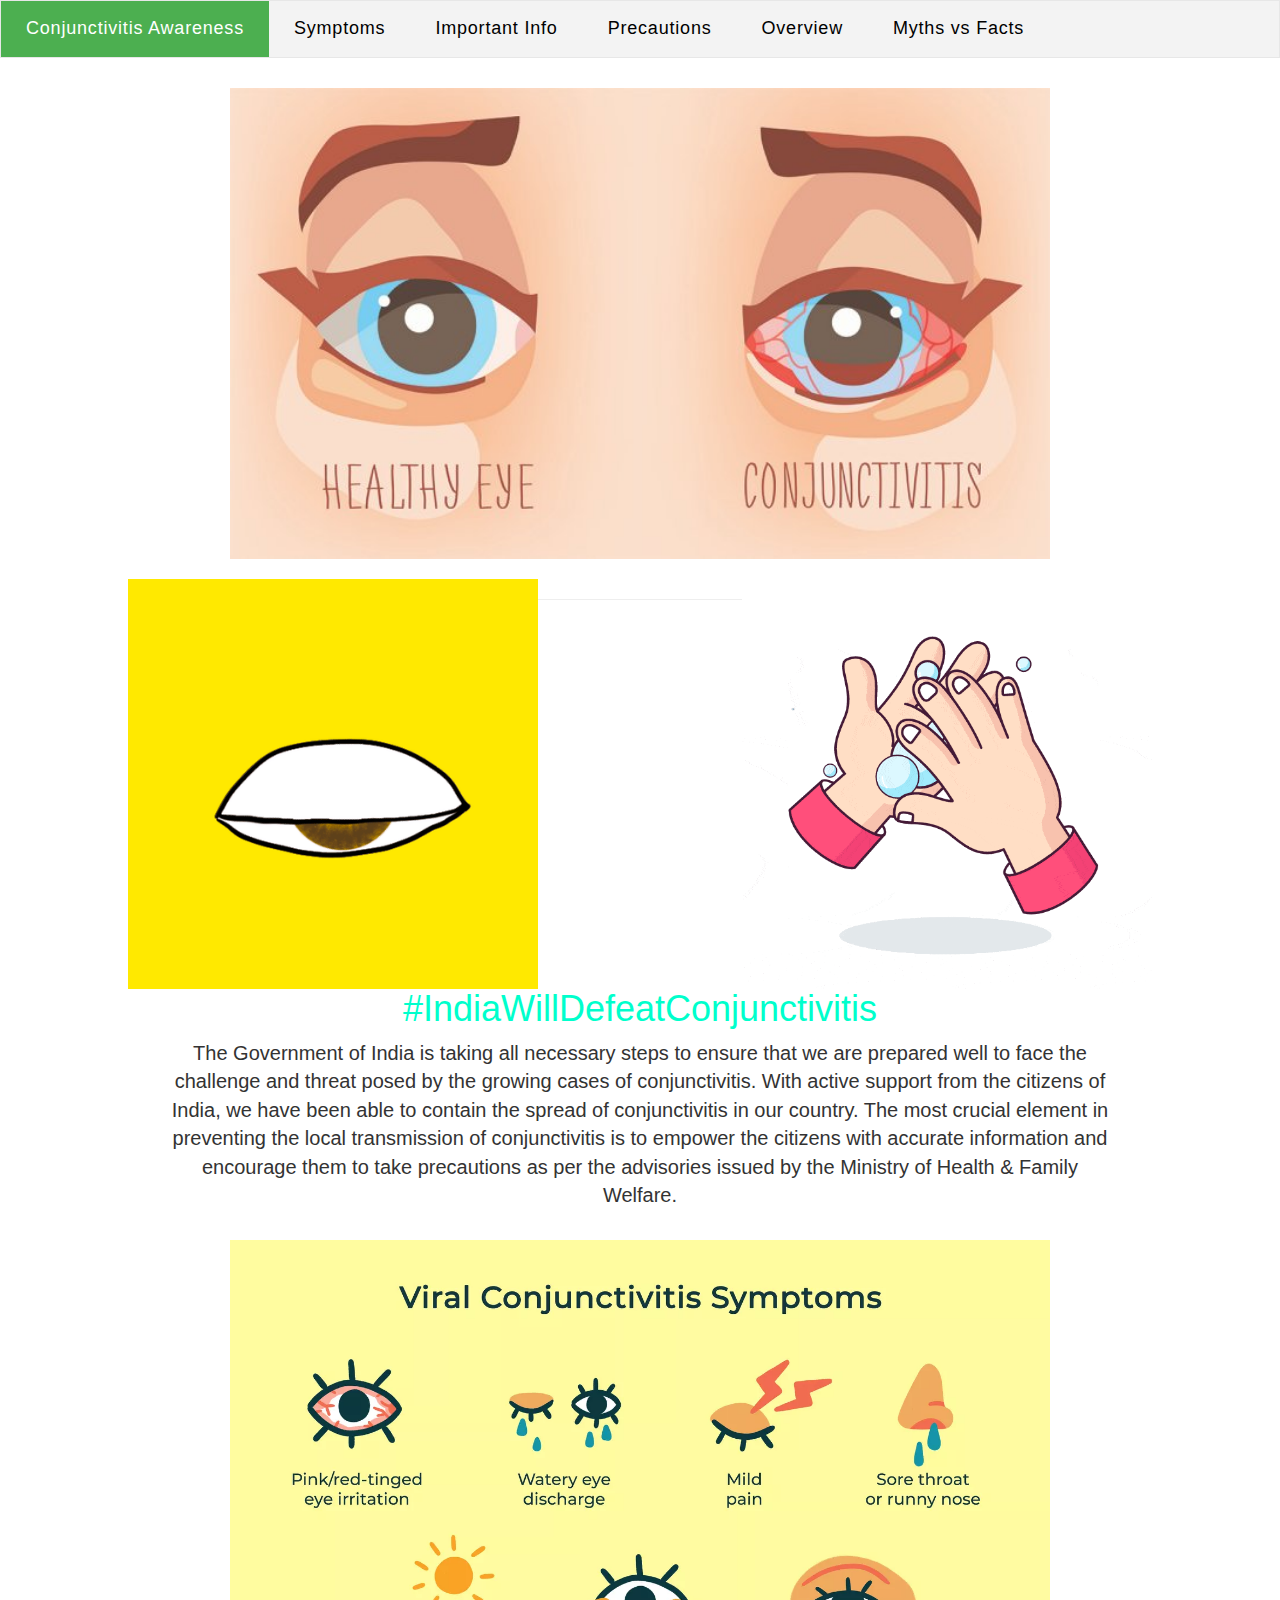
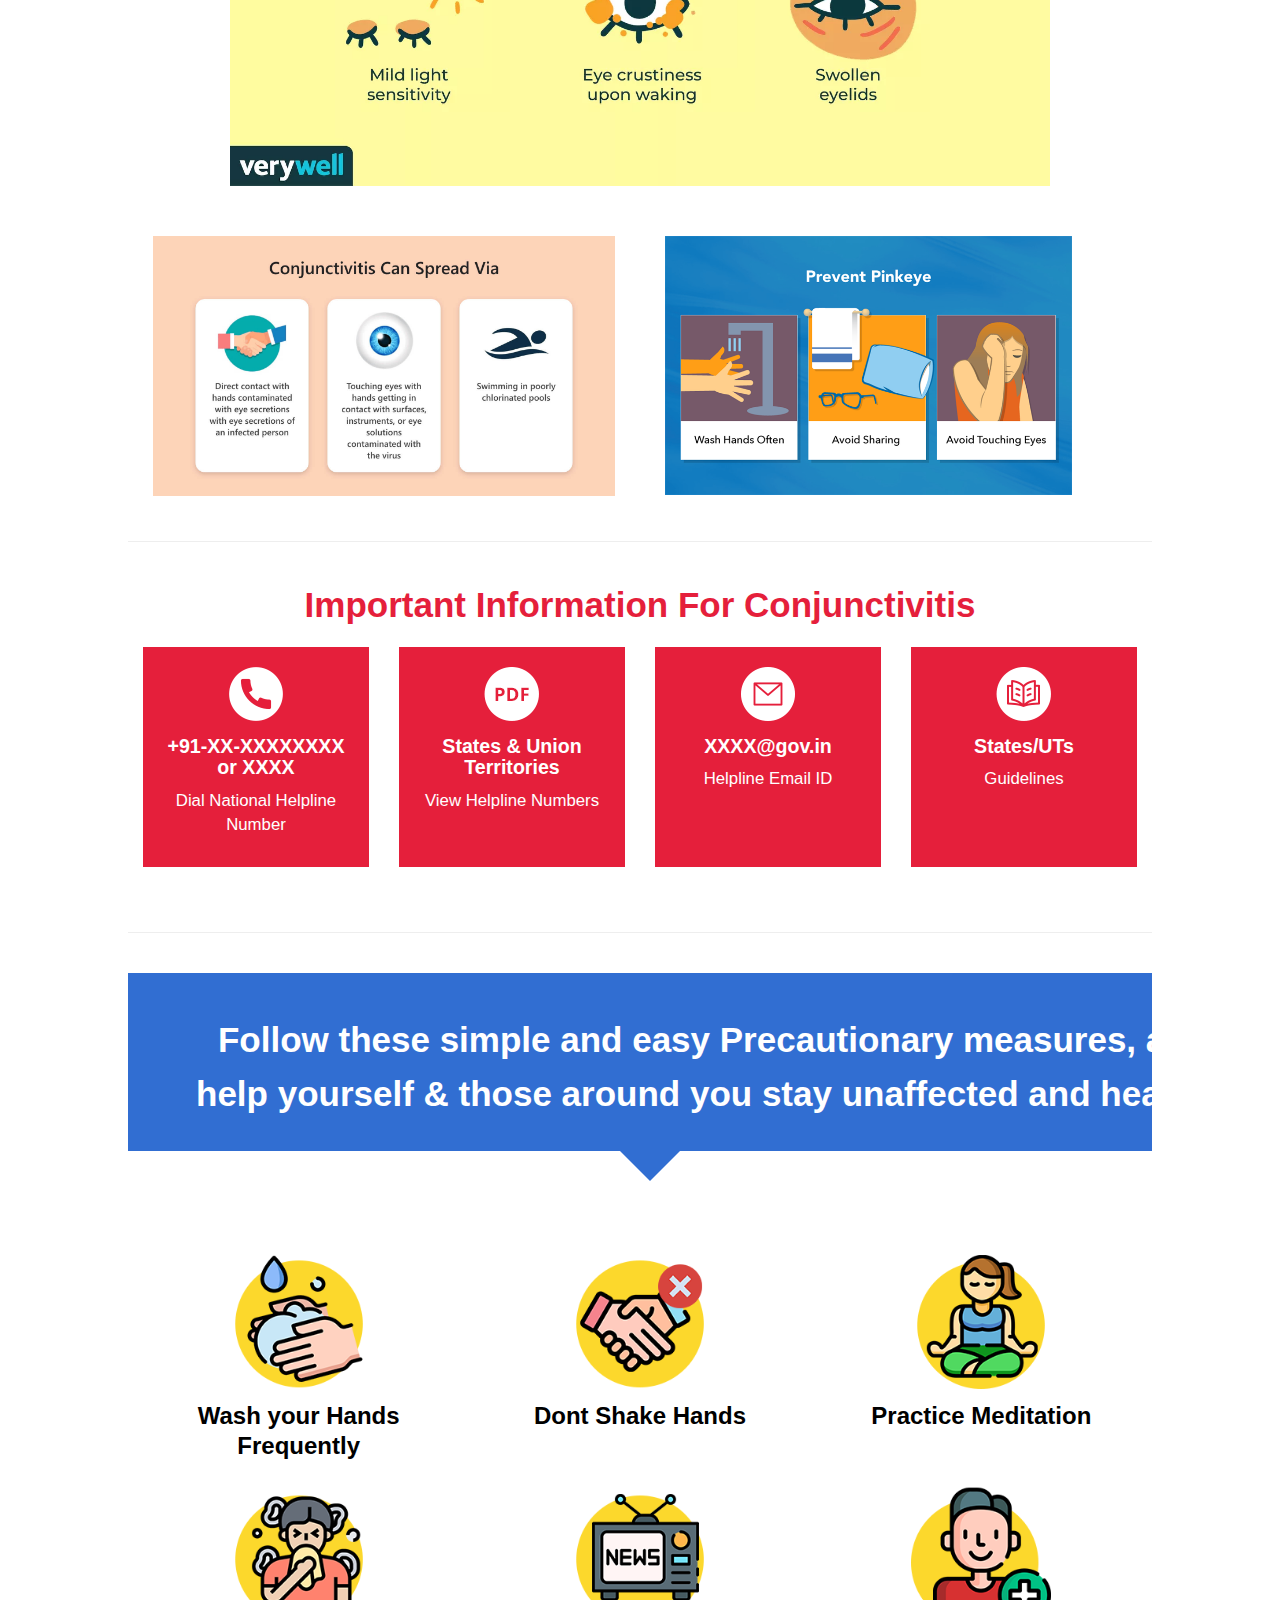
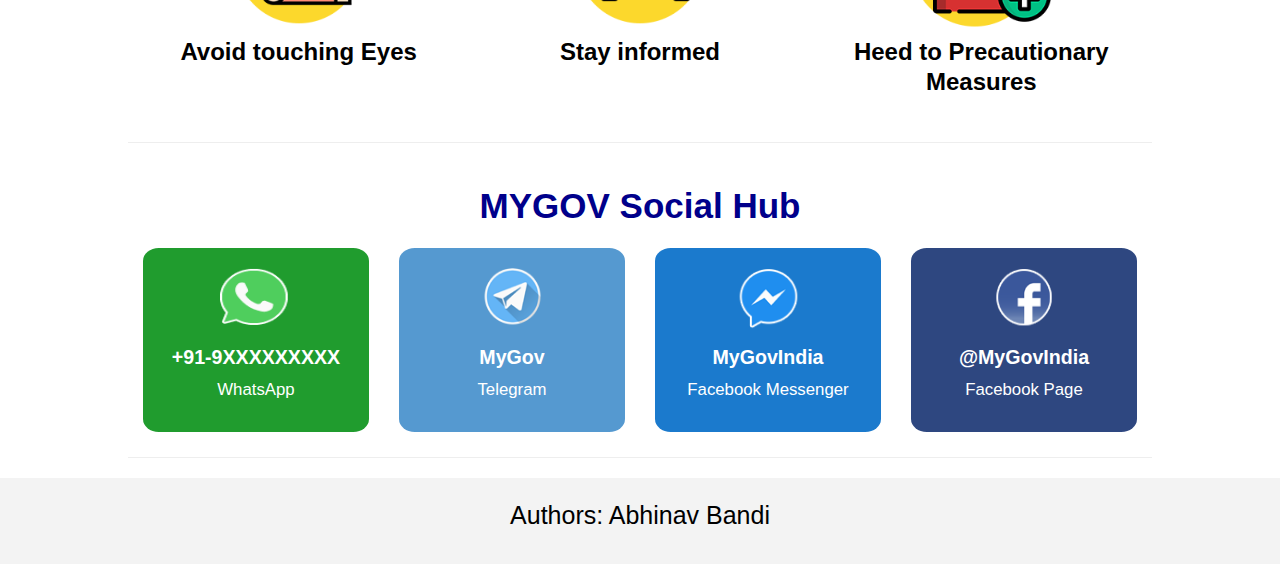
<file: index.html>
<!DOCTYPE html>
<html>
<head>
	<title>Conjunctivitis Awareness Website</title>
    <!--My Website can be accessed at "https://abhinavbandi.github.io/Conjunctivitis-Awareness-Website/"-->
	<link rel="stylesheet" type="text/css" href="css/main.css">
	<link rel="stylesheet" type="text/css" href="css/bootstrap.min.css">
</head>
<body>

	<nav>
		<li><a class="active" href="index.html">Conjunctivitis Awareness</a></li>
		<li><a href="#symptoms">Symptoms</a></li>
		<li><a href="#impinfo">Important Info</a></li>
		<li><a href="#precautions">Precautions</a></li>
        <li><a href="page2.html#overview">Overview</a></li>
		<li><a href="page2.html#mythbusters">Myths vs Facts</a></li>
	</nav>

	<div class="content">
		
		<div class="image1">
			<img src="img/quicklinks/MainImage.jpg">
		</div>
		<br>
		<div class="Gif">
			<div class="Gif1">
				<img src="img/gif/Gif1.gif" style="width:100%">
			</div>	
			<div class="Gif2">
				<img src="img/gif/Gif2.gif" style="width:100%">
			</div>	
		</div>
		<hr><br>
		
		<center><h1 id="hashtag1">#IndiaWillDefeatConjunctivitis</h1></center>
		<center><p id="symptoms">The Government of India is taking all necessary steps to ensure that we are prepared well to face the challenge and threat posed by the growing cases of conjunctivitis. With active support from the citizens of India, we have been able to contain the spread of conjunctivitis in our country. The most crucial element in preventing the local transmission of conjunctivitis is to empower the citizens with accurate information and encourage them to take precautions as per the advisories issued by the Ministry of Health & Family Welfare.</p></center>
		<br>
		<div>
			<center><img src="img/quicklinks/symptoms.jpg" width="80%"></center>
		</div>
		
		<div class="CauseSolution">
			<div class="Causes">
				<img src="img/quicklinks/block-one.jpg" style="width:100%">
			</div>	
			<div class="Causes">
				<img src="img/quicklinks/block-two.jpg" style="width:88%">
			</div>	
		</div>	
		<hr>

		<div class="imp-info-area" id="impinfo">
			<h3 class="important-heading">
				<strong>Important Information For Conjunctivitis</strong>
			</h3>
			<div class="block">
				<div class="icon">
					<img src="img/impinfo/icon-one.png" alt="" />
				</div>
				<div class="text-area">
					<h3><strong>+91-XX-XXXXXXXX or XXXX</strong></h3>
					<p>Dial National Helpline Number</p>
				</div>
			</div>

			<div class="block">
				<div class="icon">
						<img src="img/impinfo/icon-two.png" alt="" />
				</div>
				<div class="text-area"> 
					<h3><strong>States &amp; Union Territories</strong></h3>
					<p>View Helpline Numbers</p>
				</div>
			</div>
				
			<div class="block">
				<div class="icon">
					<a href="mailto:XXXX@gov.in">	
						<img src="img/impinfo/icon-three.png" alt="" />
					</a>
				</div>
				<div class="text-area">
					<a href="mailto:ncov2019@gov.in">	
						<h3><strong>XXXX@gov.in</strong></h3>
						<p>Helpline Email ID </p>
					</a>
				</div>
			</div>
				
			<div class="block">
				<div class="icon">
						<img src="img/impinfo/icon-four.png" alt="" />
				</div>
				<div class="text-area"> 
						<h3><strong>States/UTs</strong></h3>
					</a>
						<p>Guidelines</p>
					</a> 
				</div>		
			</div>
		</div>
		<br><hr><br>

		<section class="followSteps" id="precautions">
			<div class="stepHeading">
				<div class="container text-center">
					<h2>Follow these simple and easy Precautionary measures, and<br>help yourself & those around you stay unaffected and healthy.</h2>
				</div>
			</div>
			<div class="steps-conjunctivitis">
				<div class="container-fluid">
					<div class="row">
						<div class="col-xs-4">
							<div class="Thumb">
								<img src="img/icons/icon-1.png" alt="icon">
								<span>Wash your Hands <br>Frequently </span>
							</div>
						</div>
						<div class="col-xs-4">
							<div class="Thumb">
								<img src="img/icons/icon-2.png" alt="icon">
								<span>Dont Shake Hands</span>
							</div>
						</div>
						<div class="col-xs-4">
							<div class="Thumb">
								<img src="img/icons/icon-3.png" alt="icon">
								<span>Practice Meditation</span>
							</div>
						</div>
					</div>
					<div class="row">
						<div class="col-xs-4">
							<div class="Thumb">
								<img src="img/icons/icon-4.png" alt="icon">
								<span>Avoid touching Eyes</span>
							</div>
						</div>
						<div class="col-xs-4">
							<div class="Thumb">
								<img src="img/icons/icon-5.png" alt="icon">
								<span>Stay informed  </span>
							</div>
						</div>
						<div class="col-xs-4">
							<div class="Thumb">
								<img src="img/icons/icon-6.png" alt="icon">
								<span>Heed to Precautionary <br>Measures </span>
							</div>
						</div>
					</div>
				</div>
			</div>
		</section>
		<hr>
		<div class="social-hub" id="socialhub">
			<h3 class="important-heading">
				<strong>MYGOV Social Hub</strong>
			</h3>
			<div class="block whatsapp">
				<div class="icon">
					<a href="https://wa.me/919XXXXXXXXX?text=Hi" target="_blank">
						<img src="img/icons/whatsapp.png" alt="" />
					</a>
				</div>
				<div class="text-area"> 
					<a href="https://wa.me/919XXXXXXXXX?text=Hi" target="_blank">
					<h3><strong>+91-9XXXXXXXXX</strong></h3></a>
					<p><a href="https://wa.me/919XXXXXXXXX?text=Hi" target="_blank">WhatsApp</a></p>
				</div>
			</div>

			<div class="block telegram">
				<div class="icon">
					<a href="https://t.me/MyGovCoronaNewsdesk" target="_blank">
						<img src="img/icons/telegram.png" alt="" />
					</a>
				</div>
				<div class="text-area"> 
					<a href="https://t.me/MyGovCoronaNewsdesk" target="_blank">
					<h3><strong>MyGov</strong></h3>
					<p></p></a>
					<p><a href="https://t.me/MyGovCoronaNewsdesk" target="_blank">Telegram</a></p>
				</div>
			</div>
				
			<div class="block messenger">
				<div class="icon">
					<a href="https://www.messenger.com/t/MyGovIndia" target="_blank">
						<img src="img/icons/messenger.png" alt="" />
					</a>
				</div>
				<div class="text-area"> 
					<a href="https://www.messenger.com/t/MyGovIndia" target="_blank">
					<h3><strong>MyGovIndia</strong></h3>
					<p></p></a>
					<p><a href="https://www.messenger.com/t/MyGovIndia" target="_blank">Facebook Messenger</a></p>
				</div>
			</div>
				
			<div class="block facebook">
				<div class="icon">
					<a href="https://www.facebook.com/MyGovIndia/" target="_blank">
						<img src="img/icons/facebook.png" alt="" />
					</a>
				</div>
				<div class="text-area"> 
					<a href="https://www.facebook.com/MyGovIndia/" target="_blank">
					<h3><strong>@MyGovIndia</strong></h3>
					<p></p></a>
					<p><a href="https://www.facebook.com/MyGovIndia/" target="_blank">Facebook Page</a></p>
				</div>
			</div>
		</div>
		<hr>
	</div>

	<footer>
		<p>Authors: <a href="https://www.linkedin.com/in/abhinavbandi" target="_blank"> Abhinav Bandi</a></p>
	</footer>
	

</body>
</html>
</file>
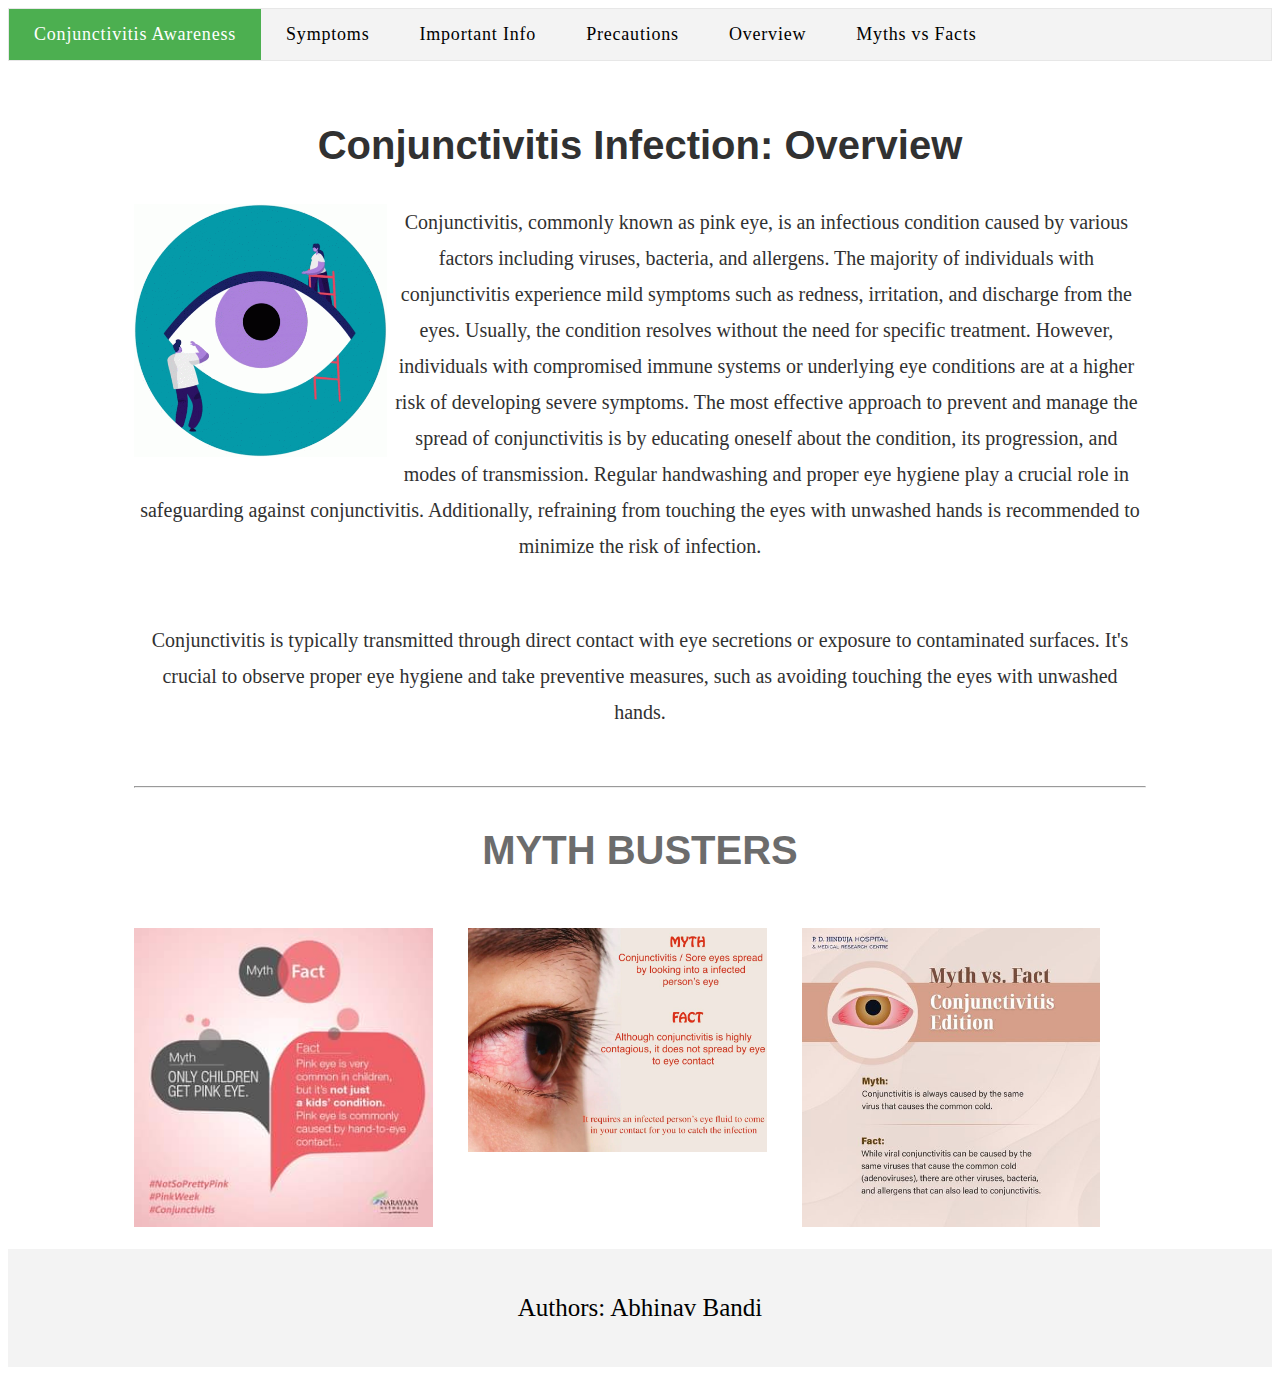
<file: page2.html>
<!DOCTYPE html>
<html>
<head>
	<title>Conjunctivitis Awareness Website</title>
	<link rel="stylesheet" type="text/css" href="css/page2.css">
	<link rel="stylesheet" type="text/css" href="css/main.css">
</head>

<body>

	<nav>
		<li><a class="active" href="index.html">Conjunctivitis Awareness</a></li>
		<li><a href="index.html#symptoms">Symptoms</a></li>
		<li><a href="index.html#impinfo">Important Info</a></li>
		<li><a href="index.html#precautions">Precautions</a></li>
        <li><a href="#overview">Overview</a></li>
		<li><a href="#mythbusters">Myths vs Facts</a></li>
	</nav>

	<div class="content">

		<div class="overview">

			<h2 style="text-align: center;"  id="overview"> Conjunctivitis Infection: Overview </h2>

			<div class="Gif3">
				<img src="img/gif/Gif3.gif" style="width:100%">
			</div>	

			<center><p> Conjunctivitis, commonly known as pink eye, is an infectious condition caused by various factors including viruses, bacteria, and allergens. The majority of individuals with conjunctivitis experience mild symptoms such as redness, irritation, and discharge from the eyes. Usually, the condition resolves without the need for specific treatment. However, individuals with compromised immune systems or underlying eye conditions are at a higher risk of developing severe symptoms. The most effective approach to prevent and manage the spread of conjunctivitis is by educating oneself about the condition, its progression, and modes of transmission. Regular handwashing and proper eye hygiene play a crucial role in safeguarding against conjunctivitis. Additionally, refraining from touching the eyes with unwashed hands is recommended to minimize the risk of infection.</p><br>
			<p> Conjunctivitis is typically transmitted through direct contact with eye secretions or exposure to contaminated surfaces. It's crucial to observe proper eye hygiene and take preventive measures, such as avoiding touching the eyes with unwashed hands.</p></center>

		</div>	
		    
		 <br><hr color="white">
		 <hr>

		 <center><p id="mythbusters"><b>MYTH BUSTERS</b></p></center>    
		 <div class="myths">
			<div class="row">
				<div class="Myth">
					<img src="img/myths/Myth-16.jpg" style="width:100%">
				</div>
				<div class="Myth">
					<img src="img/myths/Myth-15.jpg" style="width:100%">
				</div>
				<div class="Myth">
					<img src="img/myths/Myth-14.jpg" style="width:100%">
				</div>
			</div>
		</div>	
	</div><br>

	<footer>
		<p>Authors: <a href="https://www.linkedin.com/in/abhinavbandi" target="_blank"> Abhinav Bandi</a></p>
	</footer>

</body>
</html>
</file>
<file: css/main.css>
/* Navbar start */

nav {
    list-style-type: none;
    margin: 1px solid black;
    padding: 0;
    overflow: hidden;
    border: 1px solid #e7e7e7;
    background-color: #f3f3f3;
    font-size: 18px;
  }
  
  nav li {
    float: left;
  }
  
  nav li a {
    display: block;
    color: black;
    text-align: center;
    padding: 15px 25px;
    text-decoration: none;
    /*word-spacing: 2px;*/
    letter-spacing: 0.8px;
  }
  
  nav li a:hover:not(.active) {
    background-color: #ddd;
    text-decoration: none;
    text-underline-position: none;
  }
  
  nav li a.active {
    color: white;
    background-color: #4CAF50;
    text-decoration: none;
  }
  
  /* Navbar end */
  
  .content {
    margin: auto;
    max-width: 80%;
  }
  
  hr {
    height: 1px;
    background-color: #ccc;
  }
  
  #Title{
    font-size:40px;
    font-size: bold;
    color: #1a75ff;
    text-align: center;
  }
  
  .image1 img {
    margin-left: 10%;
    width: 80%;
    padding-top: 30px;
    transition: transform .8s ease-in-out;
  }
  
  .image1 img:hover {
    transform: scale(1.1);
  }
  
  .overview {
    padding-top: 25px;
  }
  
  .overview h2 {
    font-size: 40px;
    color: #313131;
    line-height: 1.3em;
    font-weight: 700;
    font-family: 'Work Sans', sans-serif;
  }
  
  .overview p {
    font-size: 20px;
    line-height: 1.8;
    color: #313131;
  }
  
  #hashtag1{
    color: #00ffcc
  }
  
  #symptoms{
    font-size:20px; 
    padding-left: 40px;
    padding-right: 40px;
  }
  
  *{
    box-sizing: border-box;
  }
  
  .Gif1 {
    float: left;
    width: 40%;
  }
  
  .Gif2 {
    float: right;
    width: 40%;
  }
  
  .Gif3 {
    float: left;
    width: 25%;
  }
  
  .Causes {
    float: left;
    width: 50%;
    padding: 25px;
    padding-top: 50px;
  
  }
  .CauseSolution::after {
    content: "";
    clear: both;
    display: table;
  }
  
  
  /* Important information start */
  
  .imp-info-area {
    margin-top: 25px;
    margin-bottom: 25px;
    display: flex;
    flex-wrap: wrap;
    justify-content: space-around;
  }
  
  .block {
    width: 22%;
    float: left;
    padding: 20px;
    background-color: #e51f3b;
    transition: transform 1s ease-in-out;
  }
  
  .block:hover {
    transform: scale(1.1);
    box-shadow: 0 0 10px rgba(0, 0, 0, 0.5);
  }
  
  .important-heading {
    width: 100%;
    margin-bottom: 25px;
    color: #e51f3b;
    font-size: 2.5em;
    text-align: center;
    font-weight: normal;
    line-height: 35px;
  }
  
  .icon {
    text-align: center;
  }
  
  .text-area {
    color: #fff;
    text-align: center;
  }
  
  .text-area p {
    color: #fff;
    text-align: center;
    font-size: 1.2em;
  }
  
  .text-area a {
    color: #fff;
    text-align: center;
    text-decoration: none;
  }
  
  .text-area a:hover {
    color: #fff;
    text-align: center;
    text-decoration: none;
  }
  
  .text-area h3 {
    color: #fff;
    font-size: 1.4em;
    margin-top: 15px;
  }
  
  /* Important information end */
  
  /*Precautions section start*/
  
  
  .stepHeading
  { 
    background: #316ed2; 
    padding: 20px 0; 
    position: relative
  }
  
  .stepHeading h2
  { 
    font-size: 35px; 
    color: #fff; 
    line-height: 54px; 
    font-weight: bold;
  }
  
  .stepHeading::after{
    top: 100%;
    left: 50%;
    border: solid transparent;
    content: " ";
    height: 0;
    width: 0;
    position: absolute;
    pointer-events: none;
    border-color: rgba(49, 110, 210, 0);
    border-top-color: #316ed2;
    border-width: 30px;
    margin-left: -20px;
  }
  
  .steps-conjunctivitis
  { 
    padding: 100px 0 0 0;
  }
  
  .Thumb
  { 
    text-align: center; 
  }
  
  .Thumb img 
  { 
    width: 140px;
    transition: transform .8s ease-in-out;
  }
  
  .Thumb img:hover {
    transform: scale(1.2);
  }
  
  .Thumb span
  { 
    display: block; 
    font-size: 24px; 
    line-height: 30px; 
    font-weight: bold; 
    color: #000; 
    margin-top: 5px;
    margin-bottom: 25px;
  }  
  
  /*Precautions section end*/
  
  
  /*Footer starts*/
  
  footer {
    text-align: center;
    padding: 20px;
    background-color: #f3f3f3;
    color: black;
    font-size: 25px;
  }
  
  footer a {
    color: black;
    text-decoration: none;
  }
  
  footer a:hover{
    text-decoration: none;
    color: black;
  }
  
  footer a:active {
    text-decoration: none;
    color: black;
  }
  
  footer a:visited {
    text-decoration: none;
    color: black;
  }
  
  /*Footer marker-end: */
  
  
  .social-hub {
    margin-top: 25px;
    margin-bottom: 25px;
    display: flex;
    flex-wrap: wrap;
    justify-content: space-around;
  }
  
  .social-hub .block {
    border-radius: 7%;
  }
  
  .social-hub .important-heading {
    color: darkblue;
  }
  
  .social-hub .icon img {
    width: 72px;
    height: 64px;
  }
  
  .social-hub .whatsapp {
    background-color: #209c2e;
  }
  
  .social-hub .telegram {
    background-color: #5599d0;
  }
  
  .social-hub .messenger {
    background-color: #1b7acd;
  }
  
  .social-hub .facebook {
    background-color: #2e4780;
  }
</file>
<file: css/page2.css>
/* Activities Section */

#activities, #mythbusters{
	font-family: 'Roboto', sans-serif;
	font-size: 40px;
	font-weight: bold;
	vertical-align: baseline;
	text-decoration: none;
	color: #6c6c6c;
}

.Activity {
  float: left;
  width: 25%;
  padding: 15px;
  padding-top: 0px;
  padding-bottom: 25px;
  transition: transform 0.5s ease-in-out;
}

.Activity:hover {
  transform: scale(1.05);
  
}

/* Activities Section end */

/* Myths Section */

.Myth {
  float: left;
  width: 33%;
  padding: 15px 35px 0 0;
  transition: transform .8s ease-in-out;
}

.Myth:hover{
  transform: scale(1.03);
}

.content::after {
  content: "";
  clear: both;
  display: table;
}

/* Myths Section end */
</file>
